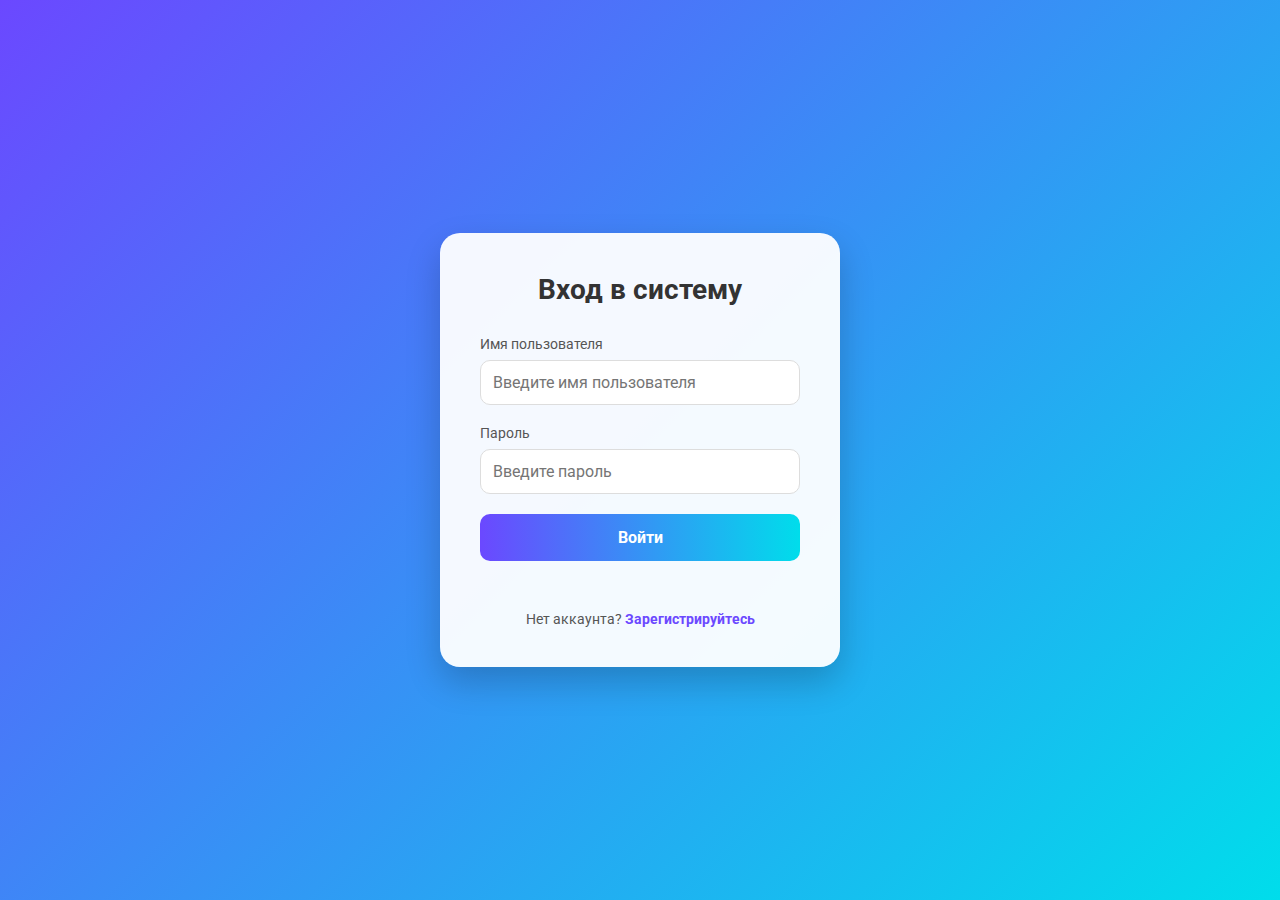
<file: index.html>
<!DOCTYPE html>
<html lang="ru">
<head>
  <meta charset="UTF-8">
  <meta name="viewport" content="width=device-width, initial-scale=1.0">
  <title>Авторизация</title>
  <link href="https://fonts.googleapis.com/css2?family=Roboto:wght@400;700&display=swap" rel="stylesheet">
  <link rel="stylesheet" href="style.css">
</head>
<body>
  <div class="auth-container">
    <div class="auth-card">
      <h2>Вход в систему</h2>
      <div class="input-group">
        <label for="username">Имя пользователя</label>
        <input type="text" id="username" placeholder="Введите имя пользователя" required>
      </div>
      <div class="input-group">
        <label for="password">Пароль</label>
        <input type="password" id="password" placeholder="Введите пароль" required>
      </div>
      <button onclick="handleLogin()">Войти</button>
      <p class="error-message" id="error-message"></p>
      <p class="signup-link">Нет аккаунта? <a href="register.html" target=>Зарегистрируйтесь</a></p>
    </div>
  </div>

  <script src="script.js"></script>
</body>
</html>
</file>
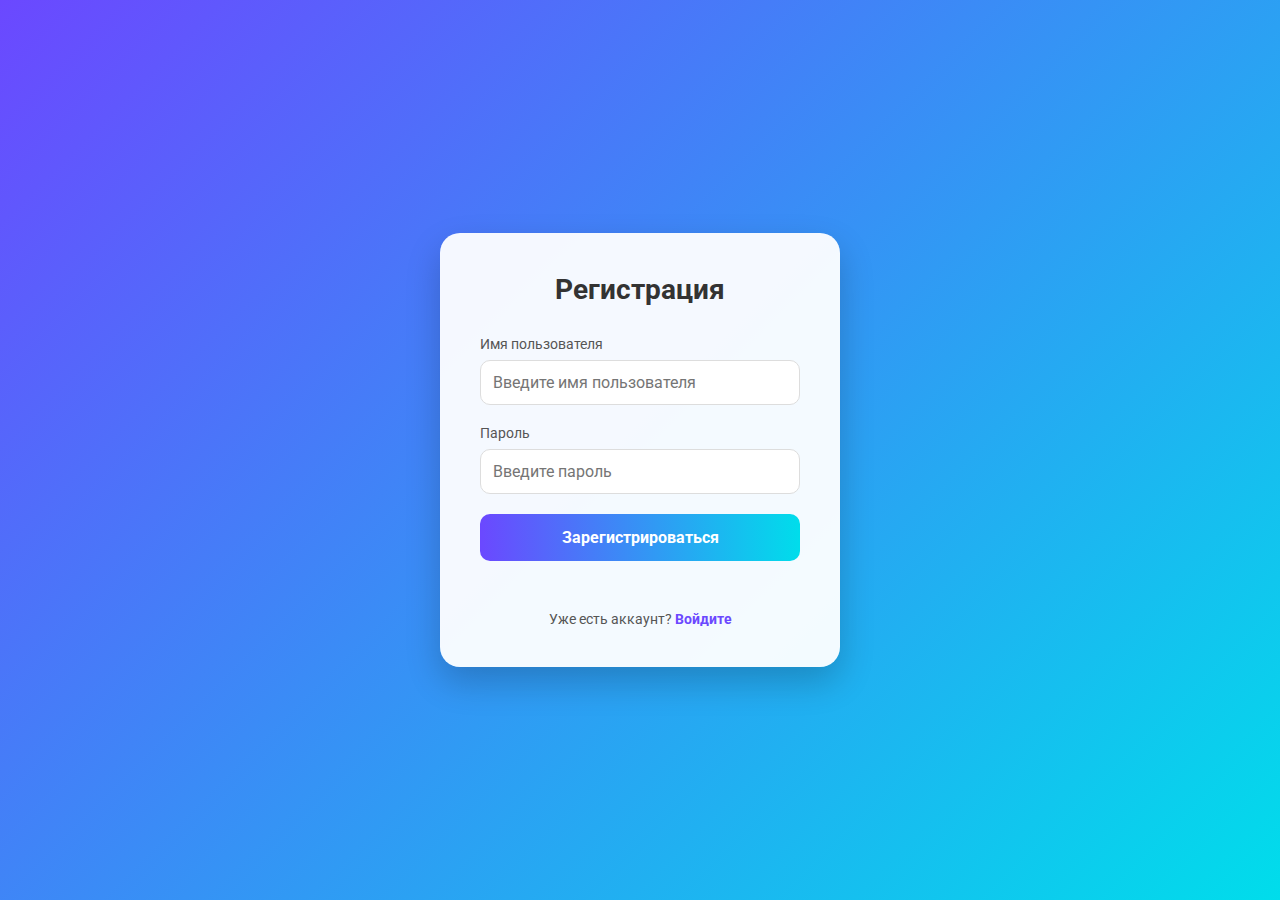
<file: register.html>
<!DOCTYPE html>
<html lang="ru">
<head>
  <meta charset="UTF-8">
  <meta name="viewport" content="width=device-width, initial-scale=1.0">
  <title>Регистрация</title>
  <link href="https://fonts.googleapis.com/css2?family=Roboto:wght@400;700&display=swap" rel="stylesheet">
  <link rel="stylesheet" href="style.css">
</head>
<body>
  <div class="auth-container">
    <div class="auth-card">
      <h2>Регистрация</h2>
      <div class="input-group">
        <label for="reg-username">Имя пользователя</label>
        <input type="text" id="reg-username" placeholder="Введите имя пользователя" required>
      </div>
      <div class="input-group">
        <label for="reg-password">Пароль</label>
        <input type="password" id="reg-password" placeholder="Введите пароль" required>
      </div>
      <button onclick="handleReg()">Зарегистрироваться</button>
      <p class="error-message" id="reg-error-message"></p>
      <p class="login-link">Уже есть аккаунт? <a href="index.html">Войдите</a></p>
    </div>
  </div>
  <script src="script.js"></script>
</body>
</html>
</file>
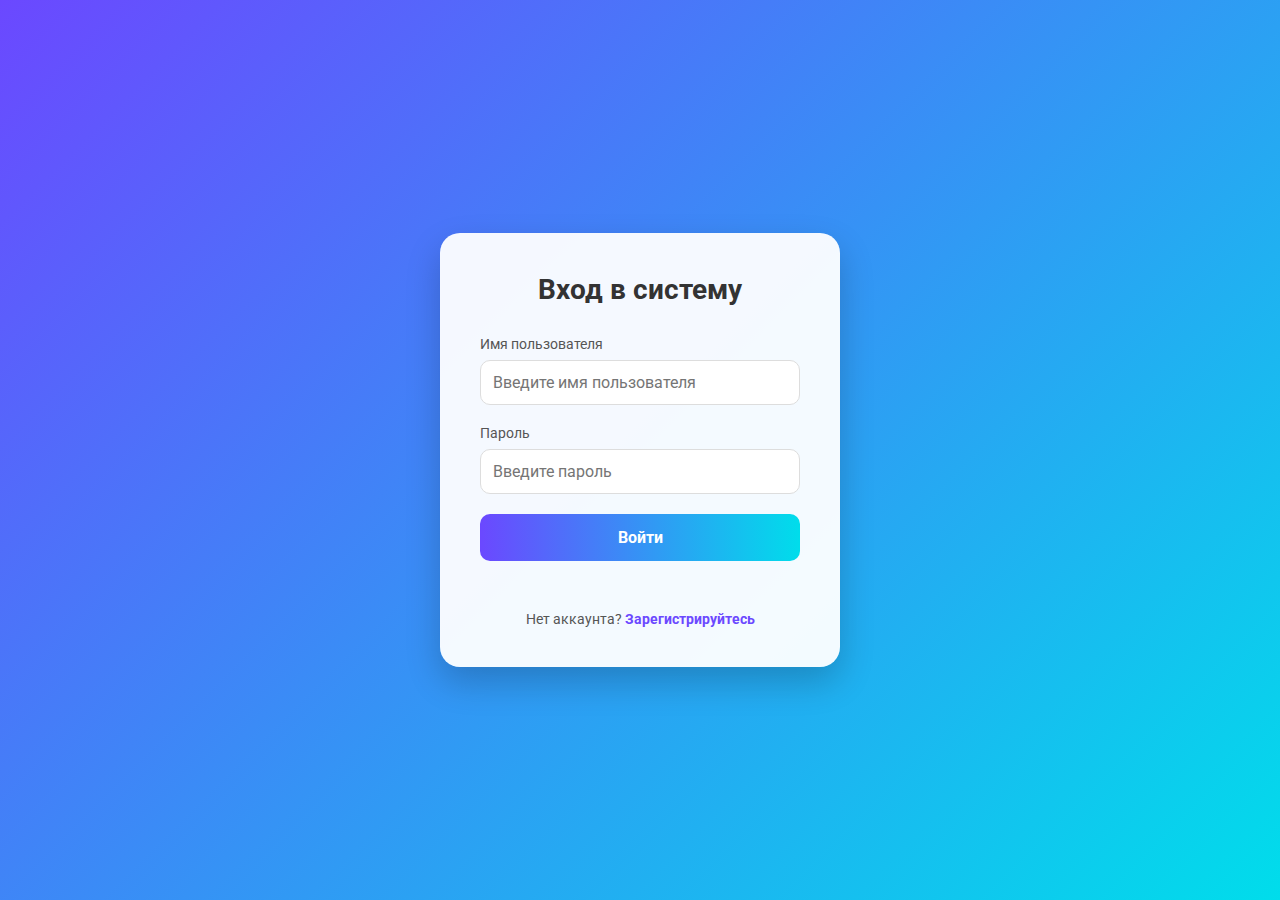
<file: weather.html>
<!DOCTYPE html>
<html lang="ru">
<head>
  <meta charset="UTF-8">
  <meta name="viewport" content="width=device-width, initial-scale=1.0">
  <title>Прогноз погоды</title>
  <link rel="stylesheet" href="style.css">
</head>
<body>
  <div class="auth-container">
    <div class="auth-card">
      <h2>Погода в Москве</h2>
      <div id="weather-info">Загрузка...</div>
    </div>
  </div>

  <script>
    const token = localStorage.getItem("token");
    if (!token) {
      window.location.href = "index.html";
    }

    const apiKey = "You_API_Token_Openweathermap";
    const url = `https://api.openweathermap.org/data/2.5/weather?q=Moscow&appid=${apiKey}&units=metric&lang=ru`;

    fetch(url)
      .then(res => res.json())
      .then(data => {
        const weatherEl = document.getElementById("weather-info");
        weatherEl.innerHTML = `
          <p><strong>Температура:</strong> ${data.main.temp}°C</p>
          <p><strong>Условия:</strong> ${data.weather[0].description}</p>
          <p><strong>Скорость ветра:</strong> ${data.wind.speed} м/с</p>
        `;
      })
      .catch(() => {
        document.getElementById("weather-info").textContent = "Ошибка загрузки погоды.";
      });
  </script>
</body>
</html>
</file>
<file: style.css>
* {
  margin: 0;
  padding: 0;
  box-sizing: border-box;
  font-family: 'Roboto', sans-serif;
}

body {
  background: linear-gradient(135deg, #6b48ff, #00ddeb);
  min-height: 100vh;
  display: flex;
  justify-content: center;
  align-items: center;
}

.auth-container {
  display: flex;
  justify-content: center;
  align-items: center;
  width: 100%;
  padding: 20px;
}

.auth-card {
  background: rgba(255, 255, 255, 0.95);
  padding: 40px;
  border-radius: 20px;
  box-shadow: 0 15px 35px rgba(0, 0, 0, 0.2);
  width: 100%;
  max-width: 400px;
  text-align: center;
  animation: fadeIn 1s ease-in-out;
}

@keyframes fadeIn {
  from {
    opacity: 0;
    transform: translateY(20px);
  }
  to {
    opacity: 1;
    transform: translateY(0);
  }
}

.auth-card h2 {
  color: #333;
  font-size: 28px;
  margin-bottom: 30px;
  font-weight: 700;
}

.input-group {
  margin-bottom: 20px;
  text-align: left;
}

.input-group label {
  display: block;
  color: #555;
  font-size: 14px;
  margin-bottom: 8px;
}

.input-group input {
  width: 100%;
  padding: 12px;
  border: 1px solid #ddd;
  border-radius: 10px;
  font-size: 16px;
  transition: border-color 0.3s ease, box-shadow 0.3s ease;
}

.input-group input:focus {
  outline: none;
  border-color: #6b48ff;
  box-shadow: 0 0 8px rgba(107, 72, 255, 0.3);
}

button {
  width: 100%;
  padding: 14px;
  background: linear-gradient(90deg, #6b48ff, #00ddeb);
  border: none;
  border-radius: 10px;
  color: white;
  font-size: 16px;
  font-weight: 700;
  cursor: pointer;
  transition: transform 0.2s ease, box-shadow 0.3s ease;
}

button:hover {
  transform: translateY(-3px);
  box-shadow: 0 5px 15px rgba(0, 0, 0, 0.3);
}

.error-message {
  color: #ff4d4d;
  font-size: 14px;
  margin-top: 10px;
  min-height: 20px;
}

.signup-link, .login-link {
  margin-top: 20px;
  font-size: 14px;
  color: #555;
}

.signup-link a, .login-link a {
  color: #6b48ff;
  text-decoration: none;
  font-weight: 700;
}

.signup-link a:hover, .login-link a:hover {
  text-decoration: underline;
}

@media (max-width: 400px) {
  .auth-card {
    padding: 20px;
    max-width: 90%;
  }

  .auth-card h2 {
    font-size: 24px;
  }

  button {
    padding: 12px;
  }
}
</file>
